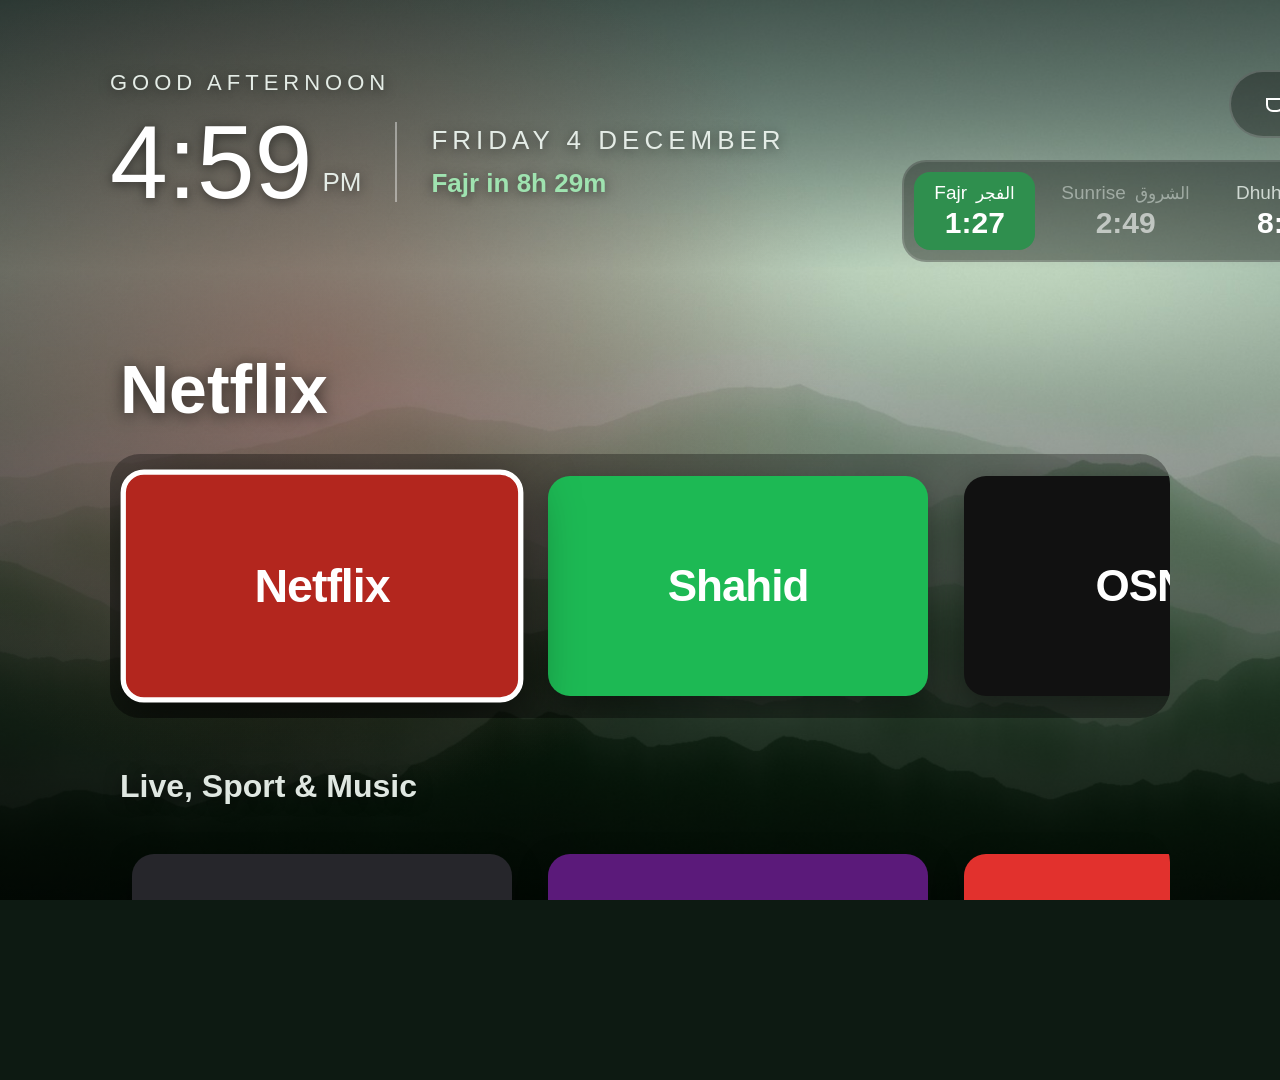
<file: lg-tv-home/app/index.html>
<!doctype html>
<html lang="en">
<head>
  <meta charset="utf-8">
  <title>My Home</title>
  <link rel="stylesheet" href="style.css">
</head>
<body>
  <div id="bgA" class="bg"></div>
  <div id="bgB" class="bg"></div>
  <div id="shade"></div>
  <div id="glow"></div>
  <header>
    <div class="clock-block">
      <div id="greeting">GOOD AFTERNOON</div>
      <div class="time-row">
        <span id="time">--:--</span><span id="ampm"></span>
        <span class="divider"></span>
        <div>
          <div id="date"></div>
          <div id="next-prayer"></div>
        </div>
      </div>
    </div>
    <div class="right-block">
      <nav id="pills"></nav>
      <div id="prayers"></div>
    </div>
  </header>
  <main><div id="rows"></div></main>
  <div id="credit"></div>
  <div id="toast"></div>
  <script src="config.js"></script>
  <script src="prayer.js"></script>
  <script src="background.js"></script>
  <script src="main.js"></script>
</body>
</html>
</file>
<file: lg-tv-home/app/style.css>
* { box-sizing: border-box; margin: 0; padding: 0; }

html, body {
  width: 1920px;
  height: 1080px;
  overflow: hidden;
  background: #0d1a12;
  color: #fff;
  font-family: "LG Smart UI", "Segoe UI", Roboto, Helvetica, Arial, sans-serif;
}

/* ---------- background ---------- */
.bg {
  position: absolute;
  inset: 0;
  background-size: cover;
  background-position: center;
  opacity: 0;
  transform: scale(1.04);
  transition: opacity 2s ease, transform 20s linear;
}
.bg.visible { opacity: 1; transform: scale(1); }

/* darkens the photo so text stays readable */
#shade {
  position: absolute;
  inset: 0;
  background:
    linear-gradient(180deg, rgba(0, 0, 0, 0.55) 0%, rgba(0, 0, 0, 0.15) 30%, rgba(0, 0, 0, 0.35) 55%, rgba(0, 0, 0, 0.8) 100%),
    linear-gradient(90deg, rgba(0, 0, 0, 0.35) 0%, transparent 60%);
}

#glow {
  position: absolute;
  inset: 0;
  opacity: 0.25;
  transition: background 0.5s ease;
  pointer-events: none;
}

/* ---------- header ---------- */
header {
  position: relative;
  display: flex;
  justify-content: space-between;
  align-items: flex-start;
  padding: 70px 110px 0;
  text-shadow: 0 2px 12px rgba(0, 0, 0, 0.5);
}

#greeting { font-size: 22px; letter-spacing: 5px; color: #e4ece6; margin-bottom: 14px; }

.time-row { display: flex; align-items: center; }
#time { font-size: 104px; font-weight: 300; line-height: 1; }
#ampm { font-size: 26px; color: #e4ece6; margin: 40px 0 0 10px; }
.divider { width: 2px; height: 80px; background: rgba(255, 255, 255, 0.4); margin: 0 34px; }
#date { font-size: 26px; letter-spacing: 5px; color: #e4ece6; }
#next-prayer { font-size: 26px; color: #9fe3b0; margin-top: 12px; font-weight: 600; }

.right-block { display: flex; flex-direction: column; align-items: flex-end; gap: 22px; }

#pills { display: flex; gap: 22px; }

.pill {
  display: flex;
  align-items: center;
  gap: 12px;
  padding: 18px 32px;
  border-radius: 40px;
  background: rgba(0, 0, 0, 0.35);
  border: 2px solid rgba(255, 255, 255, 0.18);
  font-size: 24px;
  font-weight: 600;
  text-shadow: none;
  transition: transform 0.15s ease, background 0.15s ease;
}
.pill svg { width: 24px; height: 24px; }
.pill.focused { background: #fff; color: #111; transform: scale(1.08); }

/* ---------- prayer bar ---------- */
#prayers {
  display: flex;
  gap: 6px;
  padding: 10px;
  border-radius: 24px;
  background: rgba(0, 0, 0, 0.38);
  border: 2px solid rgba(255, 255, 255, 0.12);
  text-shadow: none;
}
.prayer { padding: 10px 20px; border-radius: 16px; text-align: center; min-width: 118px; }
.prayer.minor { opacity: 0.6; }
.p-name { font-size: 19px; color: #cfd8d2; white-space: nowrap; }
.p-ar { font-size: 17px; margin-left: 4px; }
.p-time { font-size: 30px; font-weight: 600; margin-top: 2px; }
.prayer.next { background: #2f8f4e; }
.prayer.next .p-name { color: #fff; }

/* ---------- rows ---------- */
main { position: absolute; top: 330px; left: 0; right: 0; bottom: 0; overflow: hidden; padding: 20px 110px 0; }
#rows { position: relative; transition: transform 0.3s ease; }

.row { margin-bottom: 50px; }
.row-title { font-size: 68px; font-weight: 600; margin: 0 0 22px 10px; height: 82px; text-shadow: 0 2px 16px rgba(0, 0, 0, 0.6); white-space: nowrap; }
.row:not(.active) .row-title { font-size: 32px; color: #dfe7e1; height: 42px; }

.tiles {
  padding: 22px;
  border-radius: 30px;
  overflow: hidden;
}
.row.active .tiles { background: rgba(0, 0, 0, 0.3); }

/* tile width + gap must equal TILE_STEP in main.js */
.track { display: flex; gap: 36px; transition: transform 0.3s ease; }

.tile {
  flex: 0 0 380px;
  height: 220px;
  border-radius: 22px;
  display: flex;
  flex-direction: column;
  align-items: center;
  justify-content: center;
  gap: 14px;
  font-size: 44px;
  font-weight: 700;
  letter-spacing: -1px;
  text-align: center;
  border: 5px solid transparent;
  box-shadow: 0 10px 30px rgba(0, 0, 0, 0.35);
  transition: transform 0.15s ease, border-color 0.15s ease, box-shadow 0.15s ease;
}
.tile img { width: 110px; height: 110px; object-fit: contain; }
.tile.has-icon span { font-size: 28px; letter-spacing: 0; }
.tile.focused {
  transform: scale(1.06);
  border-color: #fff;
  box-shadow: 0 18px 50px rgba(0, 0, 0, 0.6);
}

/* ---------- misc ---------- */
#credit {
  position: absolute;
  right: 40px;
  bottom: 18px;
  max-width: 900px;
  font-size: 15px;
  color: rgba(255, 255, 255, 0.55);
  white-space: nowrap;
  overflow: hidden;
  text-overflow: ellipsis;
}

#toast {
  position: absolute;
  bottom: 60px;
  left: 50%;
  transform: translateX(-50%);
  padding: 20px 40px;
  border-radius: 30px;
  background: rgba(20, 70, 40, 0.92);
  font-size: 28px;
  opacity: 0;
  transition: opacity 0.3s ease;
}
#toast.show { opacity: 1; }
</file>
